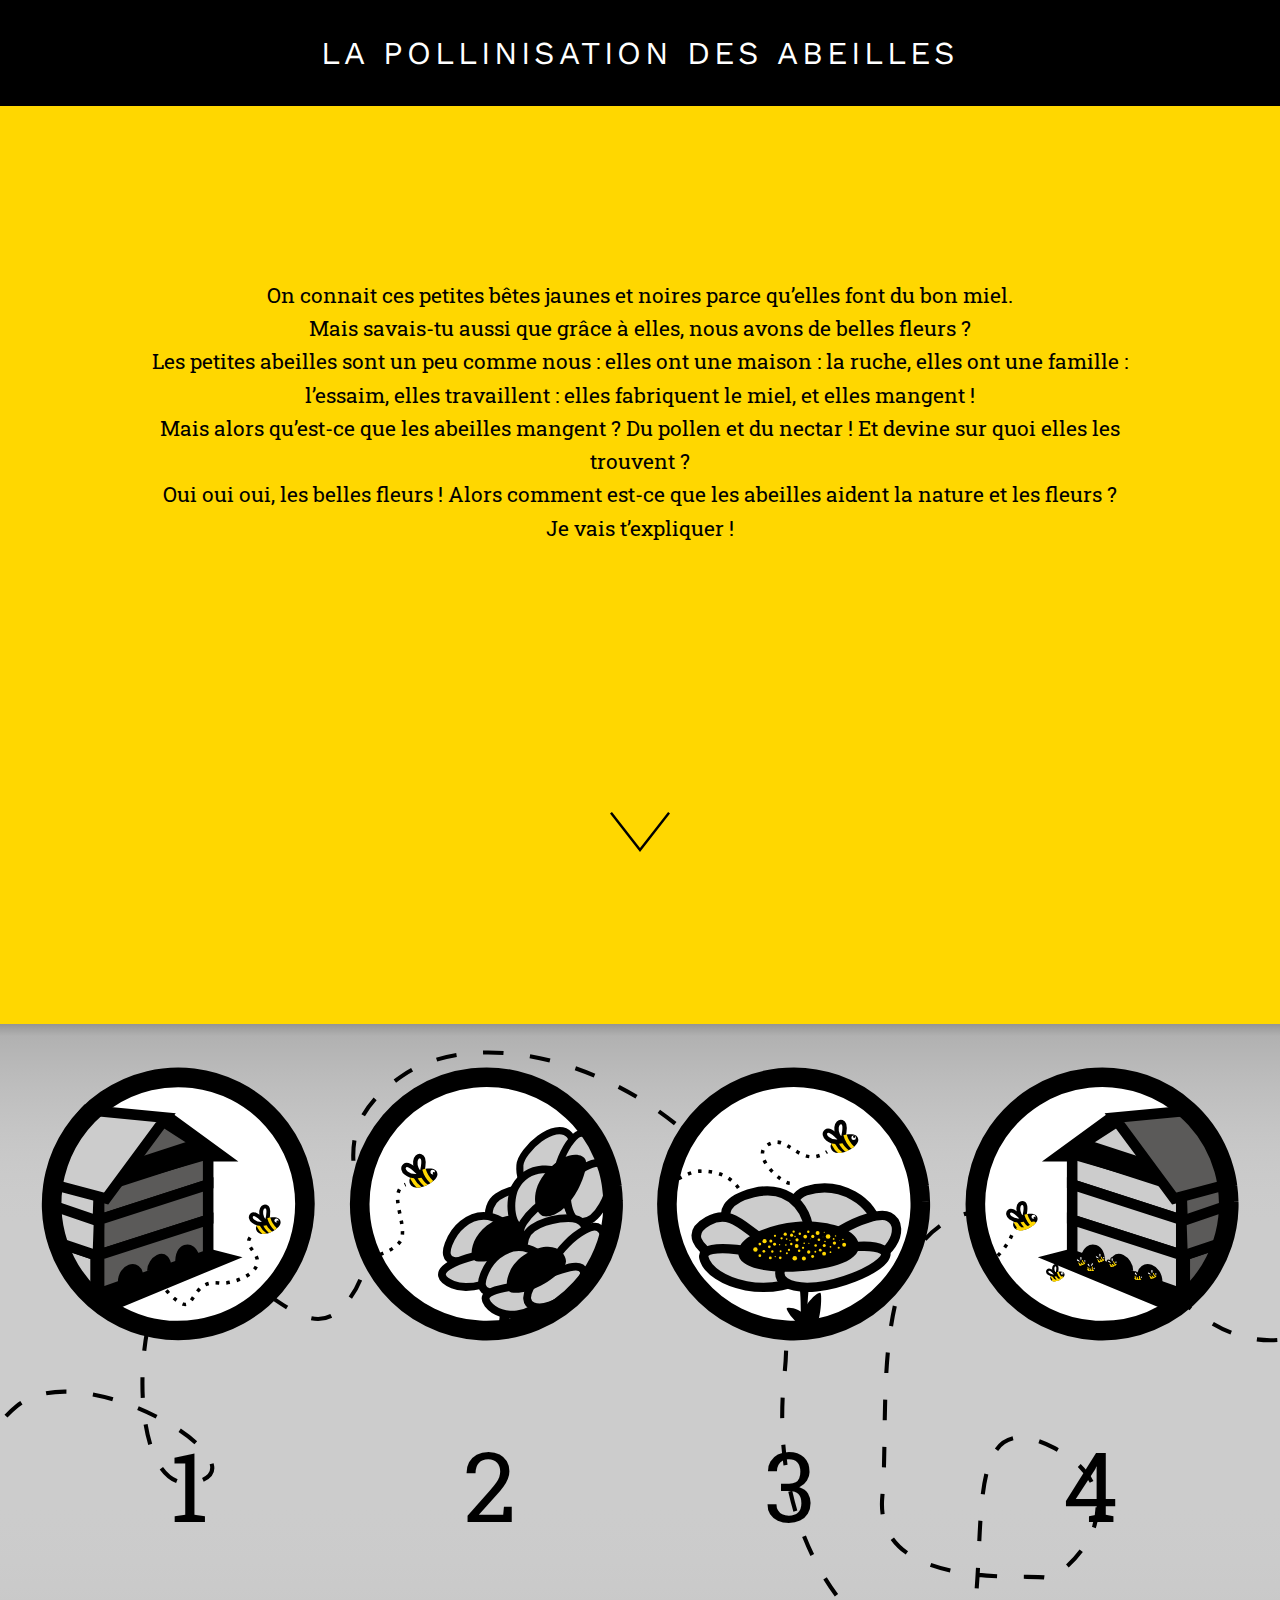
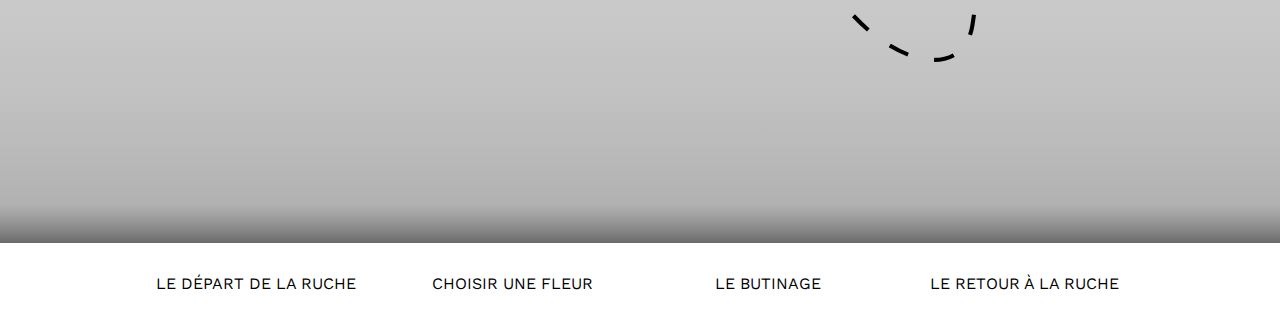
<file: index.html>
<!DOCTYPE html>
<html lang="en" dir="ltr">
  <head>
    <meta charset="utf-8">
    <title>Bee cool</title>
    <link rel="stylesheet" href="style/reset.css">
    <link rel="stylesheet" href="style/main.css">
  </head>
  <body>
<div class="header">
    <h1>LA POLLINISATION DES ABEILLES</h1>
</div>

  <div class="intro">


<p>On connait ces petites bêtes jaunes et noires parce qu’elles font du bon miel.
  <br>Mais savais-tu aussi que grâce à elles, nous avons de belles fleurs ?

<br>Les petites abeilles sont un peu comme nous : elles ont une maison : la ruche, elles ont une famille : l’essaim, elles travaillent : elles fabriquent le miel, et elles mangent !
<br> Mais alors qu’est-ce que les abeilles mangent ?
Du pollen et du nectar ! Et devine sur quoi elles les trouvent ? <br>Oui oui oui, les belles fleurs !


Alors comment est-ce que les abeilles aident la nature et les fleurs ? <br>Je vais t’expliquer !
</p>
<a href="#menu"> <img id="icone" src="image/arrow-thin.svg" alt="fleche pointant vers le bas"></a>
</div>
<div id="menu" class="menu">


<div class="ronds">


  <a class="pastille" href="etape01.html"><img src="image/pastille_etape01.svg" alt=""></a>
  <a class="pastille" href="etape02.html"><img src="image/pastille_etape02.svg" alt=""></a>
  <a class="pastille" href="etape03.html"><img src="image/pastille_etape03.svg" alt=""></a>
  <a class="pastille" href="etape04.html"><img src="image/pastille_etape04.svg" alt=""></a>
  </div>
  <ul class="chiffres">
  <a href="etape01.html">  <li>1</li></a>
<a href="etape02.html">  <li>2</li></a>
<a href="etape03.html">  <li>3</li></a>
<a href="etape04.html">  <li>4</li></a>
  </ul>
</div>

<div class="footer">
  <ul>
  <li> <a href="etape01.html">Le départ de la ruche</a></li>
  <li><a href="etape02.html">Choisir une fleur</a></li>
    <li> <a href="etape03.html">Le butinage</a></li>
    <li> <a href="etape04.html">Le retour à la ruche</a></li>
  </ul>

</div>
  </body>
</html>
</file>
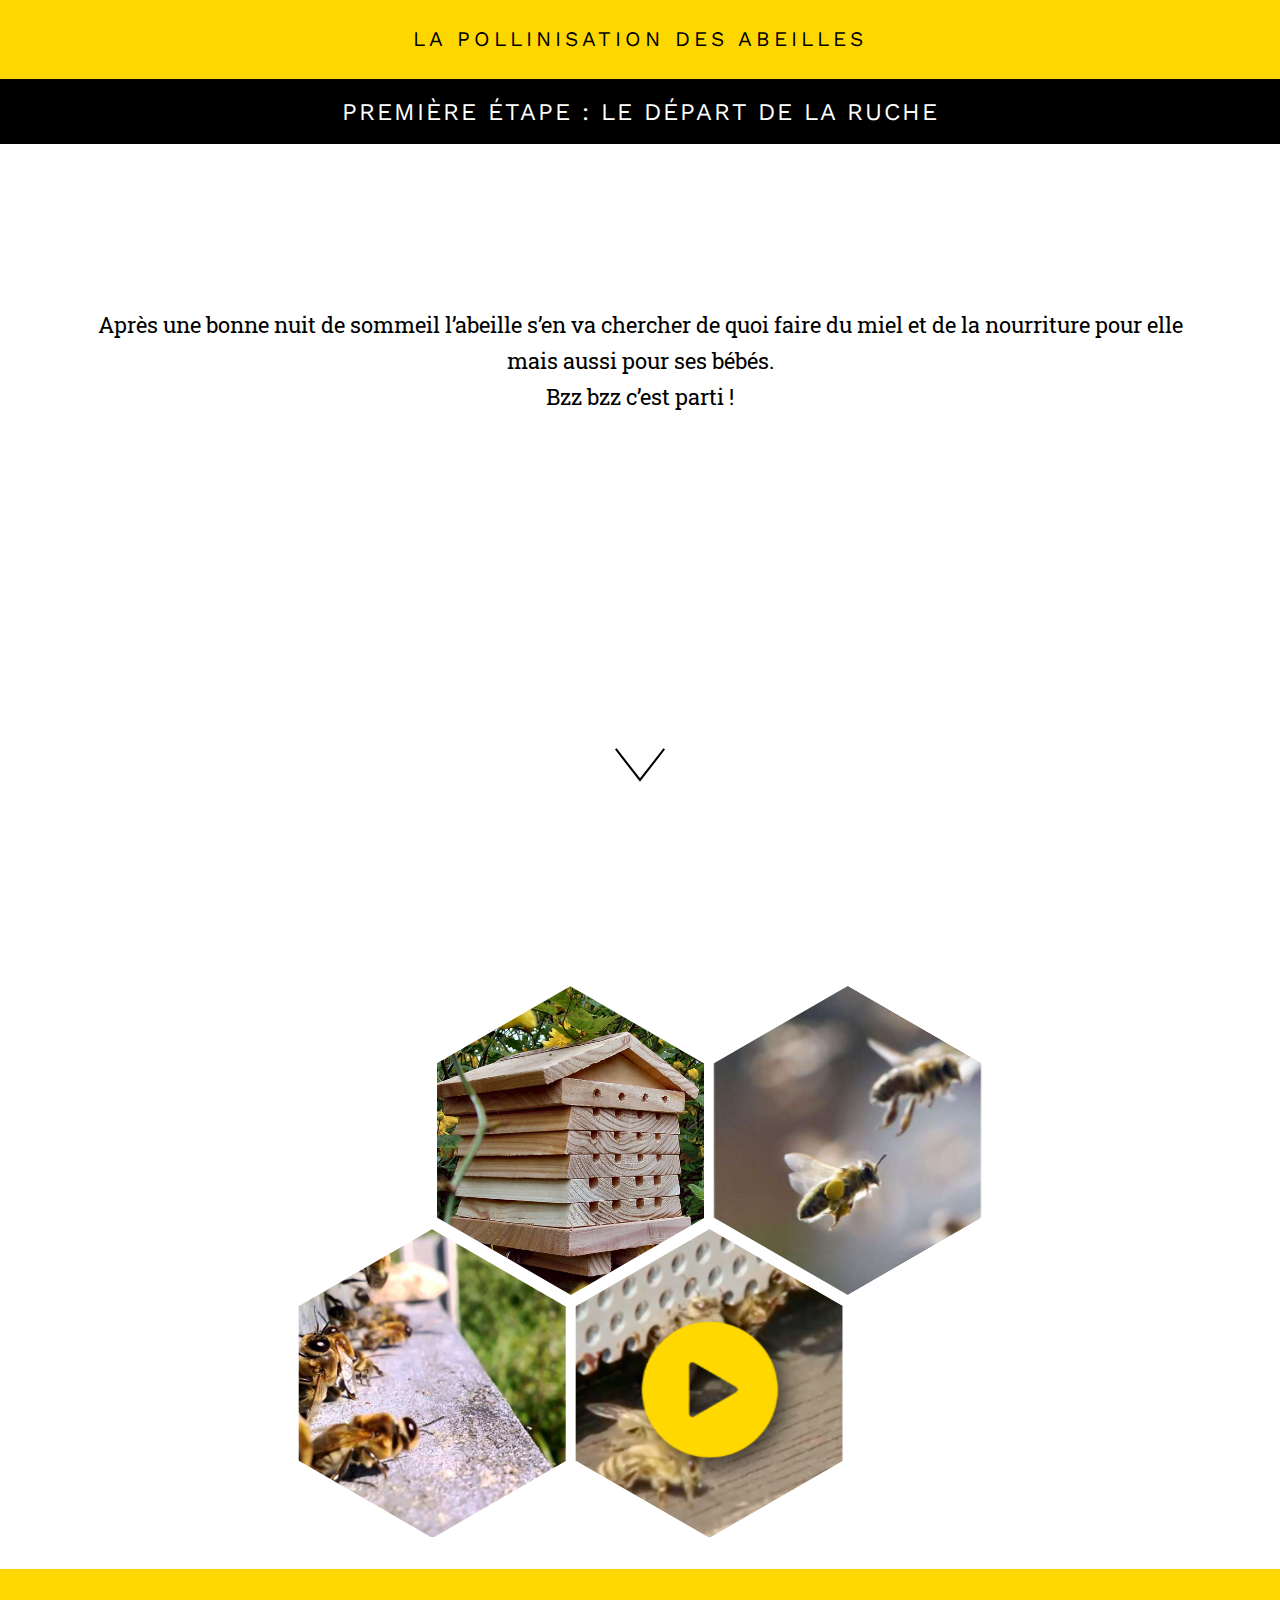
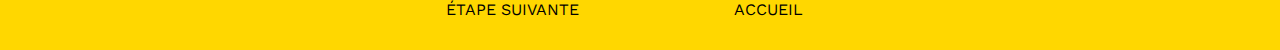
<file: etape01.html>
<!DOCTYPE html>
<html lang="en" dir="ltr">
  <head>
    <meta charset="utf-8">
    <title>Le départ de la ruche</title>
    <link rel="stylesheet" href="style/reset.css">
    <link rel="stylesheet" href="style/style.css">
  </head>
  <body>
    <div class="header">
        <h1>LA POLLINISATION DES ABEILLES</h1>
    </div>

  <h2>Première étape : Le départ de la ruche</h2>
  <div class="explicatif">

    <h3>Après une bonne nuit de sommeil l’abeille s’en va chercher de quoi faire du miel et de la nourriture pour elle mais aussi pour ses bébés.<br>Bzz bzz c’est parti !</h3>

    <a href="#categories"> <img id="icone" src="image/arrow-thin.svg" alt="flèche invitant à continuer la lecture vers le bas"></a>
  </div>
  <ul id="categories" class="clr">
    <li class="pusher"></li>
  	<li>
        <div>
          <img src="image/etape01_ruche2.jpg" alt="photo d'une ruche en bois"/>
    <p>Une ruche en bois</p>
  </div>
    </li>
      <li>
        <div>
          <img src="image/etape01_vol.jpg" alt="photo d'abeilles en train de voler"/>
          <p>Abeilles en vol bzzz</p> </div>
    </li>
    <li>
        <div>
          <img src="image/etape01_depart.jpg" alt="Photographie d'abeilles à la sortie d'une ruche"/>

          <p>C'est parti !</p>
      </div>
    </li>
    <li>

       <div>
<a id="lien" href="video01.html">      <img src="image/capture01.png" alt="image avec bouton lecture invitant à cliquer pour visionner la vidéo">
          <p> Clique pour voir une vidéo</p></a>
      </div>

    </li>
  </ul>






    <div class="footer">   <ul>
         <li><a href="etape02.html">Étape suivante</a></li>
       <li><a href="index.html">Accueil</a></li>
       </ul>
</div>
  </body>
</html>
</file>
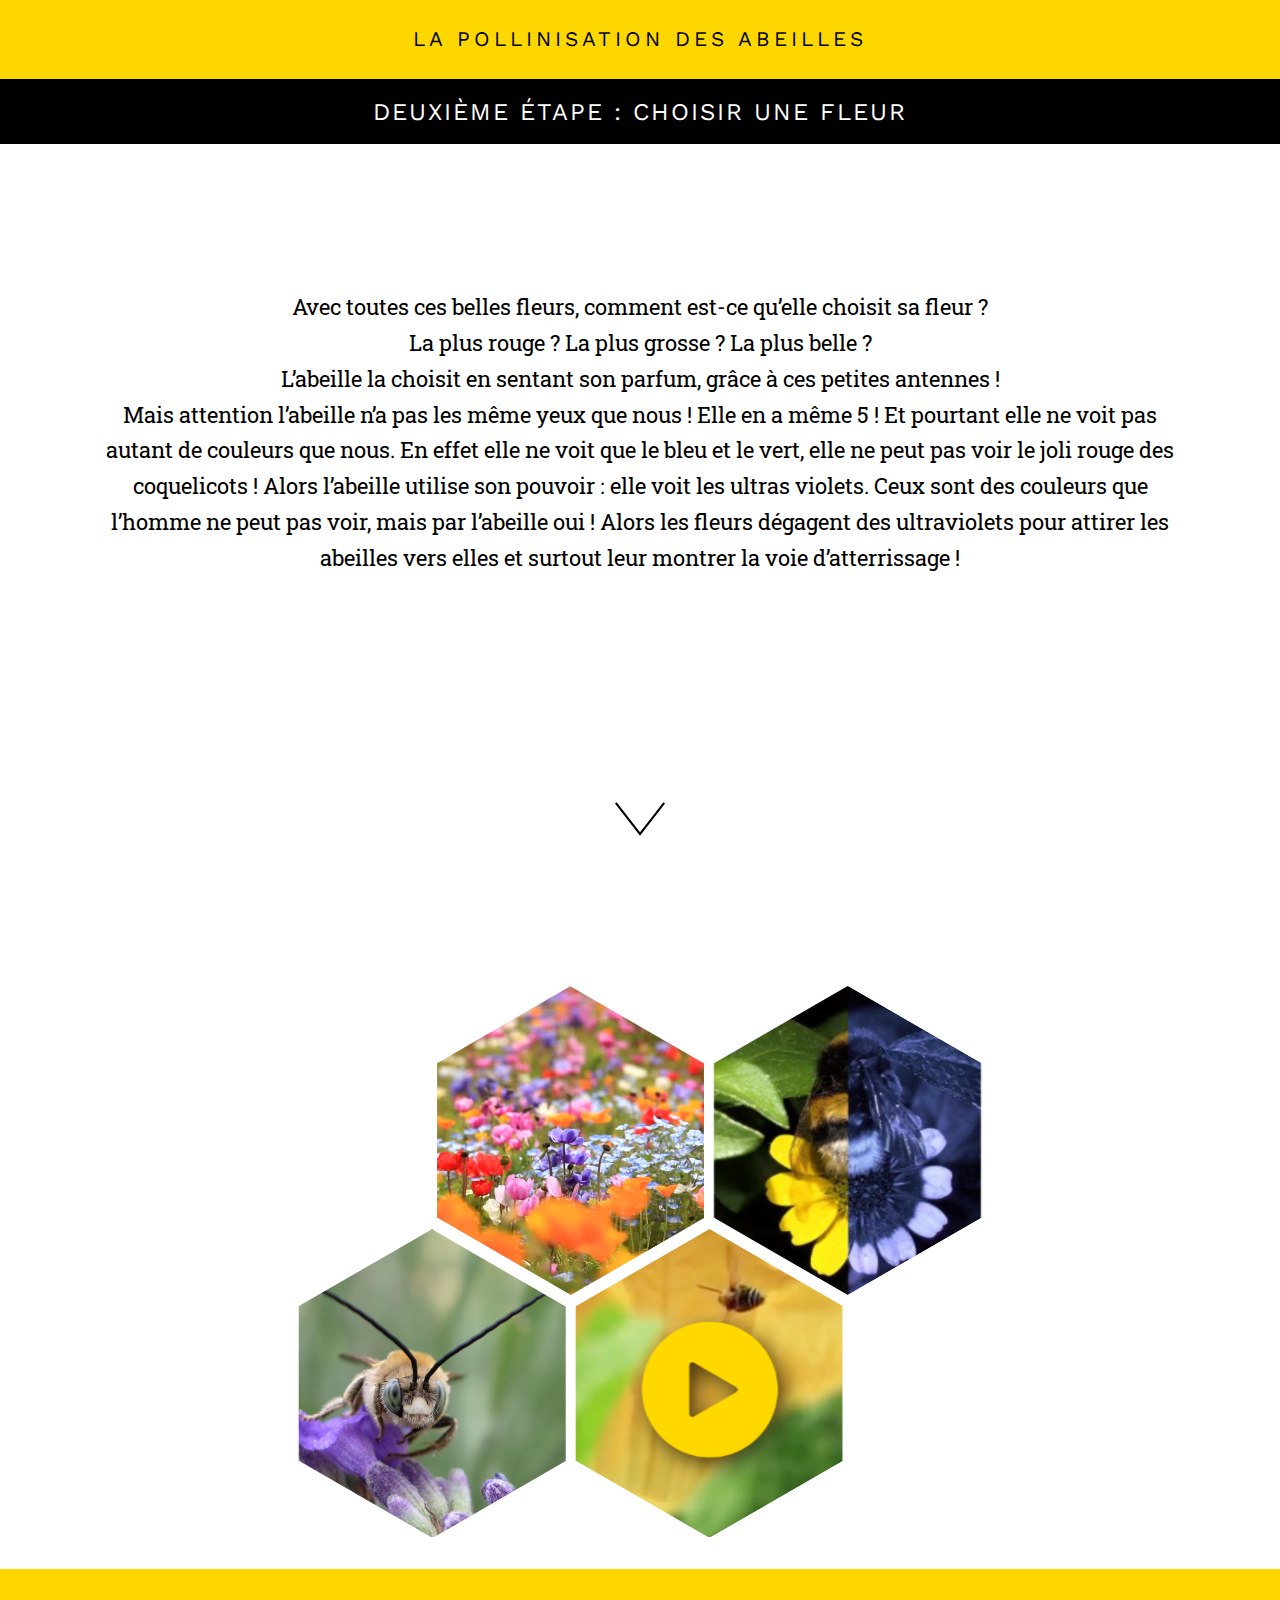
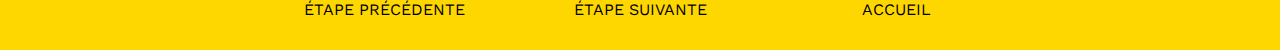
<file: etape02.html>
<!DOCTYPE html>
<html lang="en" dir="ltr">
  <head>
    <meta charset="utf-8">
    <title>Choisir une fleur</title>
    <link rel="stylesheet" href="style/reset.css">
    <link rel="stylesheet" href="style/style.css">
  </head>
  <body>
    <div class="header">
        <h1>LA POLLINISATION DES ABEILLES</h1>
    </div>
    <h2>Deuxième étape : Choisir une fleur</h2>
    <div class="explicatif">

    <h3>
<br>Avec toutes ces belles fleurs, comment est-ce qu’elle choisit sa fleur ? </br>La plus rouge ? La plus grosse ? La plus belle ?
<br>L’abeille la choisit en sentant son parfum, grâce à ces petites antennes !</br>
Mais attention l’abeille n’a pas les même yeux que nous ! Elle en a même 5 ! Et pourtant elle ne voit pas autant de couleurs que nous. En effet elle ne voit que le bleu et le vert, elle ne peut pas voir le joli rouge des coquelicots ! Alors l’abeille utilise son pouvoir : elle voit les ultras violets. Ceux sont des couleurs que l’homme ne peut pas voir, mais par l’abeille oui ! Alors les fleurs dégagent des ultraviolets pour attirer les abeilles vers elles et surtout leur montrer la voie d’atterrissage !
</h3>
<a href="#categories"> <img id="icone "src="image/arrow-thin.svg" alt="flèche invitant à continuer la lecture vers le bas"></a>
    </div>
    <ul id="categories" class="clr">
      <li class="pusher"></li>
    	<li>
          <div>
            <img src="image/etape02_fleurs.jpg" alt="photo d'un champ de fleurs de différentes couleurs"/>
      <p>Champ de fleurs, laquelle va t'elle choisir ?</p>
    </div>
      </li>
        <li>
          <div>
            <img src="image/etape02_vue.jpg" alt="COmparaison de la vue de l'homme et l'abeille"/>
            <p>Elle ne voit pas le rouge !</p> </div>
      </li>
      <li>
          <div>
           <img src="image/etape02_yeux.jpg" alt="gros plan sur les yeux d'une abeille"/>

            <p>Elle sent avec ses antennes !</p>
        </div>
      </li>
      <li>
          <div>
          <a id="lien" href="video02.html">  <img src="image/capture02.png" alt="image avec bouton lecture invitant à cliquer pour visionner la vidéo"/>

            <p>Clique pour voir une vidéo</p></a>
        </div>
      </li>
    </ul>

    <div class="footer">
    <ul>
<li><a href="etape01.html">Étape précédente</a></li>
      <li><a href="etape03.html">Étape suivante</a></li>
    <li><a href="index.html">Accueil</a></li>
    </ul>
      </div>
  </body>
</html>
</file>
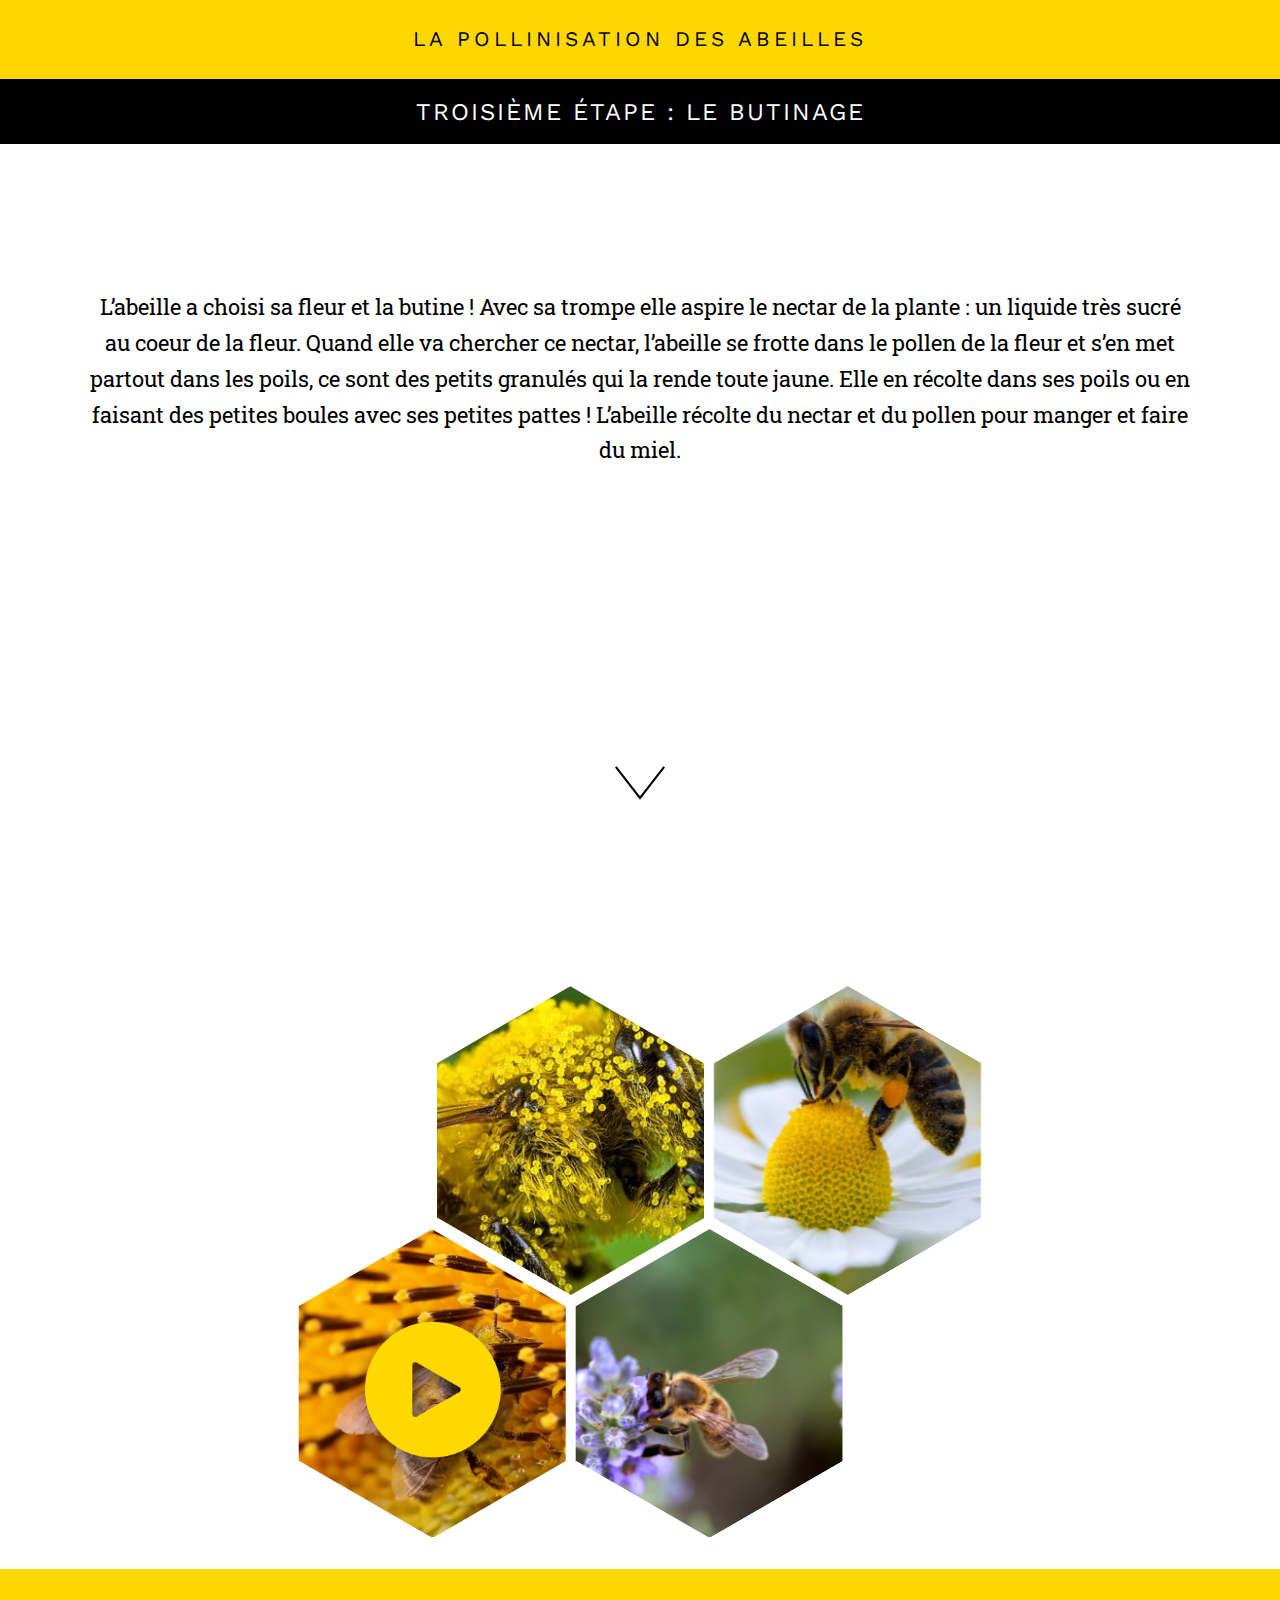
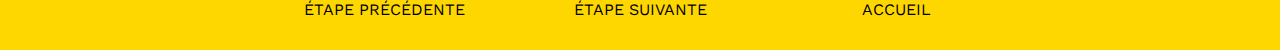
<file: etape03.html>
<!DOCTYPE html>
<html lang="en" dir="ltr">
  <head>
    <meta charset="utf-8">
    <title>Butinage</title>
    <link rel="stylesheet" href="style/reset.css">
    <link rel="stylesheet" href="style/style.css">
  </head>
  <body>
    <div class="header">
        <h1>LA POLLINISATION DES ABEILLES</h1>
    </div>

    <h2>Troisième étape : le butinage</h2>

      <div class="explicatif">

    <h3>
L’abeille a choisi sa fleur et la butine ! Avec sa trompe elle aspire le nectar de la plante : un liquide très sucré au coeur de la fleur. Quand elle va chercher ce nectar, l’abeille se frotte dans le pollen de la fleur et s’en met partout dans les poils, ce sont des petits granulés qui la rende toute jaune. Elle en récolte dans ses poils ou en faisant des petites boules avec ses petites pattes ! L’abeille récolte du nectar et du pollen pour manger et faire du miel.
</h3>
<a href="#categories"> <img id="icone" src="image/arrow-thin.svg" alt="flèche invitant à continuer la lecture vers le bas"> </a>
</div>
    <ul id="categories" class="clr">
      <li class="pusher"></li>
    	<li>
          <div>
            <img src="image/etape03_pollen.jpg" alt="photo d'une ruche en bois"/>
      <p>L'abeille transporte du pollen dans ses poils</p>
    </div>
      </li>
        <li>
          <div>
            <img src="image/etape03_buttinage.jpg" alt=""/>
            <p>Abeille butinant le coeur d'une fleur</p> </div>
      </li>
      <li>
          <div>
          <a id="lien" href="video03.html">  <img src="image/capture03.png" alt="image avec bouton lecture invitant à cliquer pour visionner la vidéo"/>

            <p>Clique pour voir une vidéo</p></a>
        </div>
      </li>
      <li>
          <div>
            <img src="image/etape03_lavande.jpg" alt="Abeille buttinant de la lavande"/>

            <p>Elles aiment aussi la lavande !</p>
        </div>
      </li>
    </ul>

<div class="footer">

    <ul>

      <li><a href="etape02.html">Étape précédente</a></li>
      <li><a href="etape04.html">Étape suivante</a></li>
    <li><a href="index.html">Accueil</a></li>
    </ul>
  </div>
  </body>
</html>
</file>
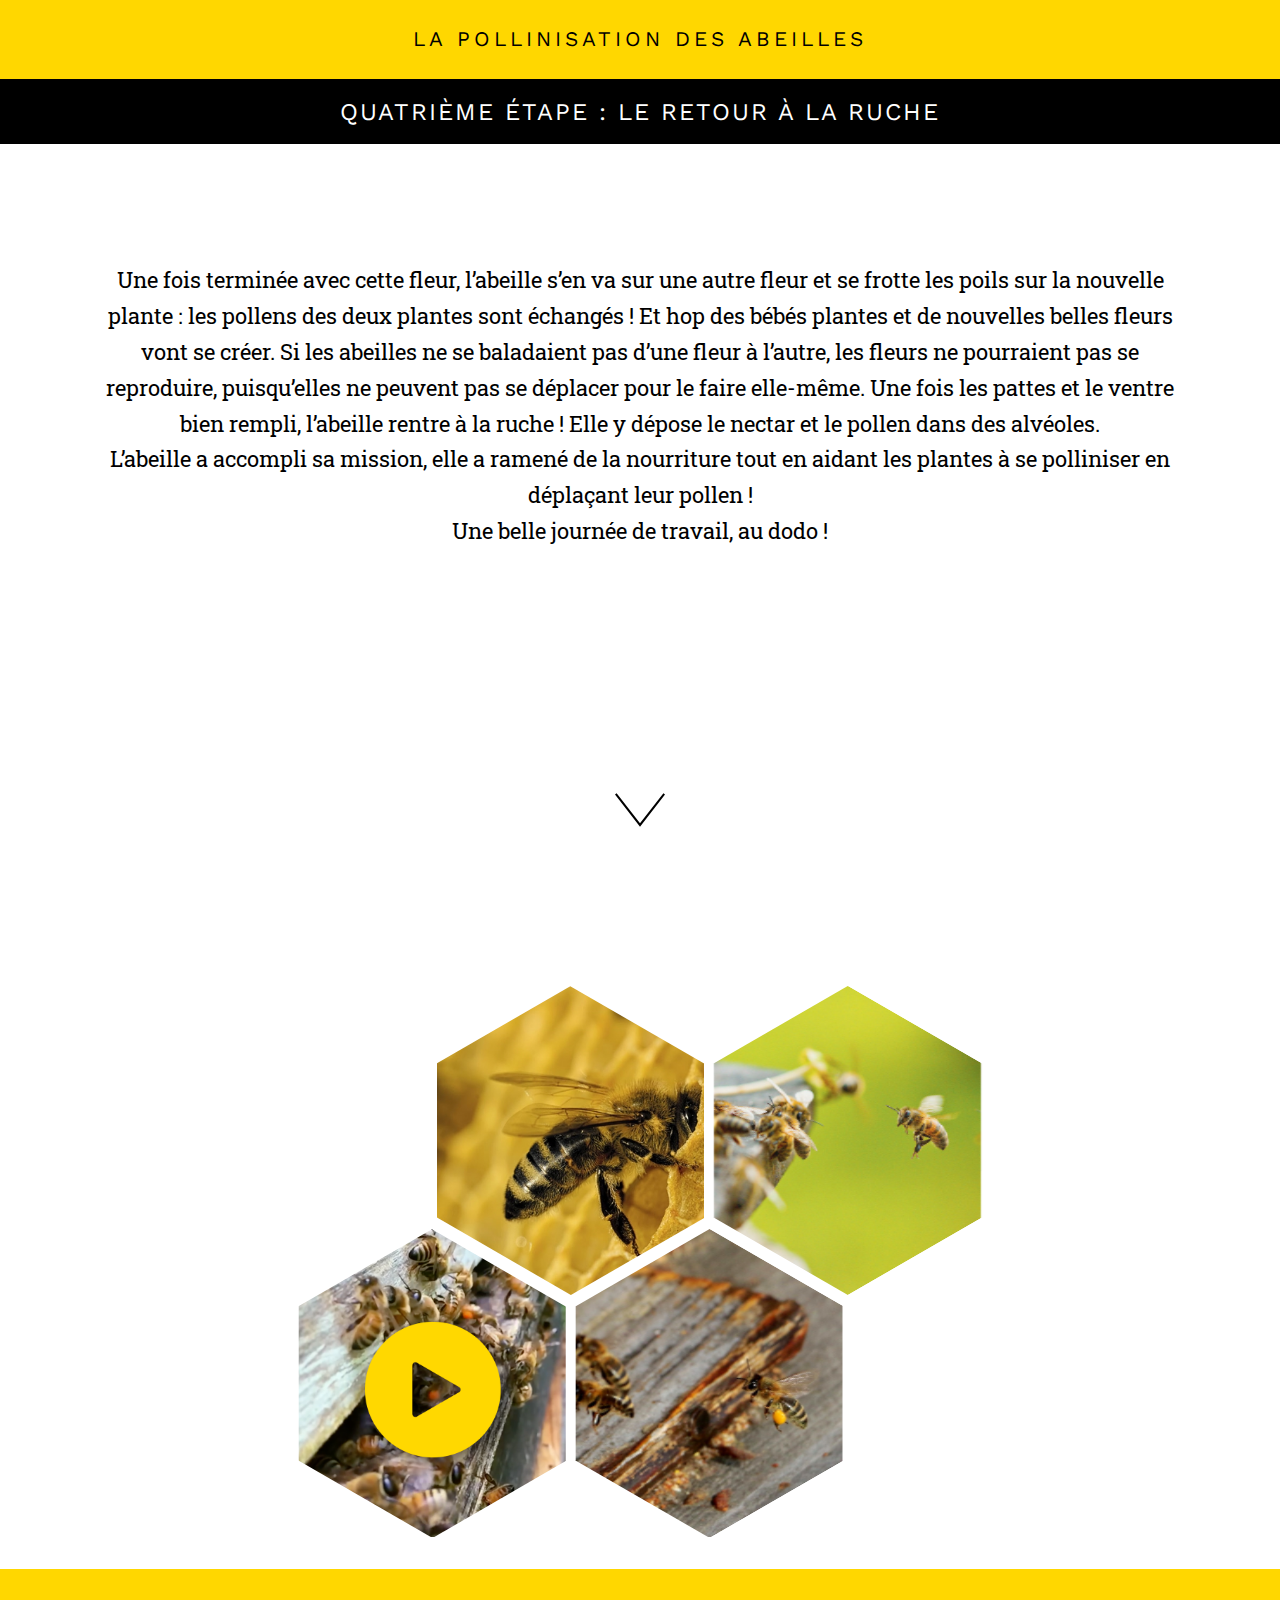
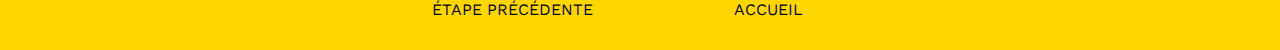
<file: etape04.html>
<!DOCTYPE html>
<html lang="en" dir="ltr">
  <head>
    <meta charset="utf-8">
    <title>Le retour à la ruche</title>
    <link rel="stylesheet" href="style/reset.css">
    <link rel="stylesheet" href="style/style.css">
  </head>
  <body>
    <div class="header">
        <h1>LA POLLINISATION DES ABEILLES</h1>
    </div>
   <h2>Quatrième étape : Le retour à la ruche</h2>

     <div class="explicatif">
    <h3>Une fois terminée avec cette fleur, l’abeille s’en va sur une autre fleur et se frotte les poils sur la nouvelle plante : les pollens des deux plantes sont échangés ! Et hop des bébés plantes et de nouvelles belles fleurs vont se créer.
Si les abeilles ne se baladaient pas d’une fleur à l’autre, les fleurs ne pourraient pas se reproduire, puisqu’elles ne peuvent pas se déplacer pour le faire elle-même.

Une fois les pattes et le ventre bien rempli, l’abeille rentre à la ruche ! Elle y dépose le nectar et le pollen dans des alvéoles.<br> L’abeille a accompli sa mission, elle a ramené de la nourriture tout en aidant les plantes à se polliniser en déplaçant leur pollen !<br> Une belle journée de travail, au dodo !
</h3>
<a href="#categories"> <img id="icone"src="image/arrow-thin.svg" alt="flèche invitant à continuer la lecture vers le bas"> </a>
</div>

  <ul id="categories" class="clr">
    <li class="pusher"></li>
  	<li>
        <div>
          <img src="image/etape04_alveole.jpg" alt="photo d'une abeille déposant du nectar dans des alvéoles"/>
    <p>Une abeille déposant du nectar et du pollen dans une alvéole</p>
  </div>
    </li>
      <li>
        <div>
          <img src="image/etape04_vol.jpg" alt="Abeille en vol retournant à la ruche"/>
          <p>Abeilles en vol</p> </div>
    </li>
    <li>
        <div>
      <a id="lien" href="video04.html">    <img src="image/capture04.png" alt="image avec bouton lecture invitant à cliquer pour visionner la vidéo"/>


          <p>Clique pour voir une vidéo</p> </a>
      </div>
    </li>
    <li>
        <div>
          <img src="image/etape04_volpollen.jpg" alt="abeille retournant à la ruche avec poche remplie de pollen"/>

          <p>Une fois les poches remplies, <br>retour à la ruche !</p>
      </div>
    </li>
  </ul>


<div class="footer">


  <ul>
  <li><a href="etape03.html">Étape précédente</a> </li>
  <li><a href="index.html">Accueil</a></li>
  </ul>
</div>
  </body>
</html>
</file>
<file: style/main.css>
@import url('https://fonts.googleapis.com/css?family=Comfortaa|Fredoka+One|Noto+Serif+JP|Roboto+Slab|Source+Sans+Pro|Work+Sans');

body{
  font-family: 'Noto Serif JP', sans-serif;
}
p{
  font-size: 1.3em;
  font-size-adjust: auto;
  padding-left: 6vw;
  padding-right: 6vw;
  line-height: 1.6;
  padding-top: 0.5em;
  font-family: 'Roboto Slab', serif;

/*text-align: center;*/
}
.header{
height: 10vh;
margin: 0;
background-color: black;
padding: 0.5em;
display: flex;
align-items: center;
justify-content: center;
}

h1{
font-family: 'Work Sans', sans-serif;
font-size: 2.5vw;
color: white;
text-align: center;
/*color: rgb(255, 215, 0);*/
letter-spacing: 4px;
padding: auto;
}




img{
  display: block;
    margin-left: auto;
    margin-right: auto;

margin-top: 40px;
}






.intro{
  display: flex;
  align-items: center;
  text-align: center;
  justify-content: space-around;
flex-direction: column;
flex-wrap: wrap;
  height: 90vh;
  background-color: rgb(255, 215, 0);
  padding: 6vh 4vw;
}

.menu{
  height: 91vh;


  margin-top: auto;
  margin-bottom: auto;

  background-image: url("../image/fond-menu2.svg");
  background-repeat: no-repeat;
  background-size: cover;
  background-position: left top;
  padding-left: 3vw;
  padding-right: 3vw;

}
.ronds{
display: flex;
  justify-content: space-between;

  flex-wrap: nowrap;
  padding: 0;
  margin:0;
}
.chiffres{
  display: flex;
  padding-top: 5vh;

    justify-content: space-around;
    flex-wrap: nowrap;}

.chiffres li{
font-family: 'Roboto Slab', serif;
    font-size: 6em;
    color: black;
padding: 0;
padding-top: 0.5em;
margin:0;
}
.pastille {
  flex-basis: 280px;
}

.pastille img {
  width: 100%;
}


.footer{
  height: 9vh;
  background-color: white;
  list-style-type: none;
display: flex;
align-items: center;
justify-content: space-around;

  margin: 0;
  padding:0;

}
ul{list-style-type: none;
  display: flex;
  flex-wrap: nowrap;
text-align: center;
flex-direction: row;

align-items: center;
margin: 0;
padding:auto;

}

li{
flex-basis: 280px;
width: 20vw;


}

a{text-transform: uppercase;
    text-decoration: none;
    color: black;
    font-family: 'Work Sans', sans-serif;
font-size: 1em;

}
a:hover{

  color: rgb(255, 215, 0);
  font-family: 'Work Sans', sans-serif;
   font-weight: bold;
}
#icone {
  width: 60px;
  height: 60px;
}


.video{
  height: 100vh;
display: flex;
flex-direction: column;
flex-wrap: wrap;
  align-items: center;
  justify-content: center;
  background-color: black;


}
#retour {
  text-transform: uppercase;
  color: rgb(255, 215, 0);
  font-family: 'Work Sans', sans-serif;
  text-decoration: none;
font-size: 1em;
padding-top: 5vh;
}
#retour:hover{
  color: white;
}
video{
  min-height: 100px;
  min-width: 200px;
  max-height: 500px;
  max-width: 600px;

}
@media screen and (max-width:800px) {
p{font-size: 1.1em;}
    h1{ font-size: 1em;}
    .header{
      height: 8vh;
    }
  #icone{height: 45px;
  width: 45px;

    }}
    @media screen and (max-width:500px) {
  p{ font-size: 12pt;
  margin: 0 1.5vw;}
  .pastille img {
    width: 80%;
  }
.ronds{

  justify-content: space-around;

}
li{padding: 1em;}
a{
  font-size: 0.7em;
}
.chiffres li{
  font-size: 2em;
}
    h1{ font-size: 0.8em;}
    .header{
      height: 6vh;
    }
    #icone {height: 30px;
    width: 30px;}

}
</file>
<file: style/style.css>
@import  url('https://fonts.googleapis.com/css?family=Comfortaa|Fredoka+One|Noto+Serif+JP|Roboto+Slab|Source+Sans+Pro|Work+Sans');


body{
  font-family: 'Noto Serif JP', sans-serif;
  background:white;

}
.header{
height: 7vh;
margin: 0;
background-color: rgb(255, 215, 0);
padding: 0.5em;
display: flex;
align-items: center;
justify-content: center;

}
h1{
font-family: 'Work Sans', sans-serif;
font-size: 1.3em;
color: black;
text-align: center;
display: flex;
flex-wrap: wrap;

/*color: rgb(255, 215, 0);*/
letter-spacing: 4px;

}
h2{
  /*font-family: 'Source Sans Pro', sans-serif;*/
font-family: 'Work Sans', sans-serif;
  font-size: 1.5em;
  letter-spacing: 2px;
background-color: black;
  padding:0.8em;
text-transform: uppercase;
color: white;
text-align: center;
display: flex;
flex-wrap: wrap;
justify-content: center;
align-items: center;

height: 3vh;
}

  h3{font-family: 'Roboto Slab', serif;
  font-size: 1.4em;
  line-height: 1.6;
  padding-left: 7vw;
  padding-right: 7vw;
margin: 0;
padding-bottom: 0;
display: flex;
flex-wrap: wrap;
text-align: center;
justify-content: center;
  }
  .explicatif{
    height: 90vh;
    display: flex;
    justify-content: center;
    flex-wrap: wrap;
    align-items: center;
}

  }


*{
  margin:0;
  padding:0;

}
#categories{
  overflow:hidden;
  width:75%;
  margin:2em auto;
  display: block;


}
.clr:after{
  content:"";
  display:block;
  clear:both;
}
#categories li{
  position:relative;
  list-style-type:none;
  width:27.85714285714286%; /* = (100-2.5) / 3.5 */
  padding-bottom: 32.16760145166612%; /* =  width /0.866 */
  float:left;
  overflow:hidden;
  visibility:hidden;

  -webkit-transform: rotate(-60deg) skewY(30deg);
  -ms-transform: rotate(-60deg) skewY(30deg);
  transform: rotate(-60deg) skewY(30deg);
}
#categories li:nth-child(3n+2){
  margin:0 1%;
}
#categories li:nth-child(6n+4){
  margin-left:0.5%;
}
#categories li:nth-child(6n+4), #categories li:nth-child(6n+5), #categories li:nth-child(6n+6) {
	margin-top: -6.9285714285%;
  margin-bottom: -6.9285714285%;

  -webkit-transform: translateX(50%) rotate(-60deg) skewY(30deg);
  -ms-transform: translateX(50%) rotate(-60deg) skewY(30deg);
  transform: translateX(50%) rotate(-60deg) skewY(30deg);
}
#categories li:nth-child(6n+4):last-child, #categories li:nth-child(6n+5):last-child, #categories li:nth-child(6n+6):last-child{
  margin-bottom:0%;
}
#categories li *{
  position:absolute;
  visibility:visible;
}
#categories li > div{
  width:100%;
  height:100%;
  text-align:center;
  color:#fff;
  overflow:hidden;

  -webkit-transform: skewY(-30deg) rotate(60deg);
  -ms-transform: skewY(-30deg) rotate(60deg);
  transform: skewY(-30deg) rotate(60deg);

	-webkit-backface-visibility:hidden;

}

/* HEX CONTENT */
#categories li img{
  left:-100%; right:-100%;
  width: auto; height:100%;
  margin:0 auto;
}

 #categories div p{
  width:90%;
  height: 100%;
  padding:0 5%;
  background-color:rgb(255, 215, 0); background-color: rgba(255, 215, 0, 0.8);
  font-family: 'Source Sans Pro', sans-serif;

  -webkit-transition: top .2s ease-out, bottom .2s ease-out, .2s padding .2s ease-out;
  -ms-transition: top .2s ease-out, bottom .2s ease-out, .2s padding .2s ease-out;
  transition: top .2s ease-out, bottom .2s ease-out, .2s padding .2s ease-out;
}



#categories li p{
	padding-top:50%;
	top:100%;
	/*padding-bottom:50%;*/
  font-size: 1.2em;
  line-height: 1.2;
}

#categories li a {
  position: static;
}



/* HOVER EFFECT  */



#categories li div:hover p{
  top:0%;
  padding-top:50%;
}
/*#categories a {
  text-decoration: none;
  width:90%;
  height: 100%;
  float:left;
  margin: 0;
position: absolute;
  font-family: 'Source Sans Pro', sans-serif;
  padding-top:50%;
  color: white;
  top:0%;


}
#categories div:hover a{
margin: 0;
  top:0%;
  padding-top:50%;
}*/

.footer{
  height: 9vh;
  list-style-type: none;
  display: flex;
  align-items: center;
  justify-content: space-around;

  margin: 0;
  padding:0;
  background-color: rgb(255, 215, 0);
}

.footer ul{list-style-type: none;
  display: flex;
  flex-wrap: nowrap;
text-align: center;
flex-direction: row;

align-items: center;
margin: 0;
padding:auto;
}
.footer li{
flex-basis: 280px;
width: 20vw;
}
.footer a{text-transform: uppercase;
    text-decoration: none;
    color: black;
    font-family: 'Work Sans', sans-serif;
font-size: 1em;

}
.footer a:hover{

    color: white;
    font-family: 'Work Sans', sans-serif;
     font-weight: bold;
/*font-size: 0.9em;*/

}
img{
padding-top: 0;
   margin-left: auto;
    margin-right: auto;
    width: 50px;
  Height: 50px;
}

#lien:hover{color: white;
  font-size: 1em;
}

@media screen and (max-width:800px) {
  h3{ font-size: 1.1em;}
  h2{font-size: 1.2em;}
    h1{ font-size: 1em;}
    .header{
      height: 6vh;}
  img{height: 45px;
    width: 45px;}
  }

    @media screen and (max-width:500px) {
  h3{ font-size: 0.9em;
  margin: 0 1.5vw;}
  h2{font-size: 0.8em;}
    h1{ font-size: 0.7em;}
    .header{
      height: 4vh;
    }
     img{height: 30px;
      width: 30px;}
      #categories li div:hover p{ font-size: 0.6em;}
.footer {height: 5vh;}
.footer a {font-size: 0.6em}
  }
</file>
